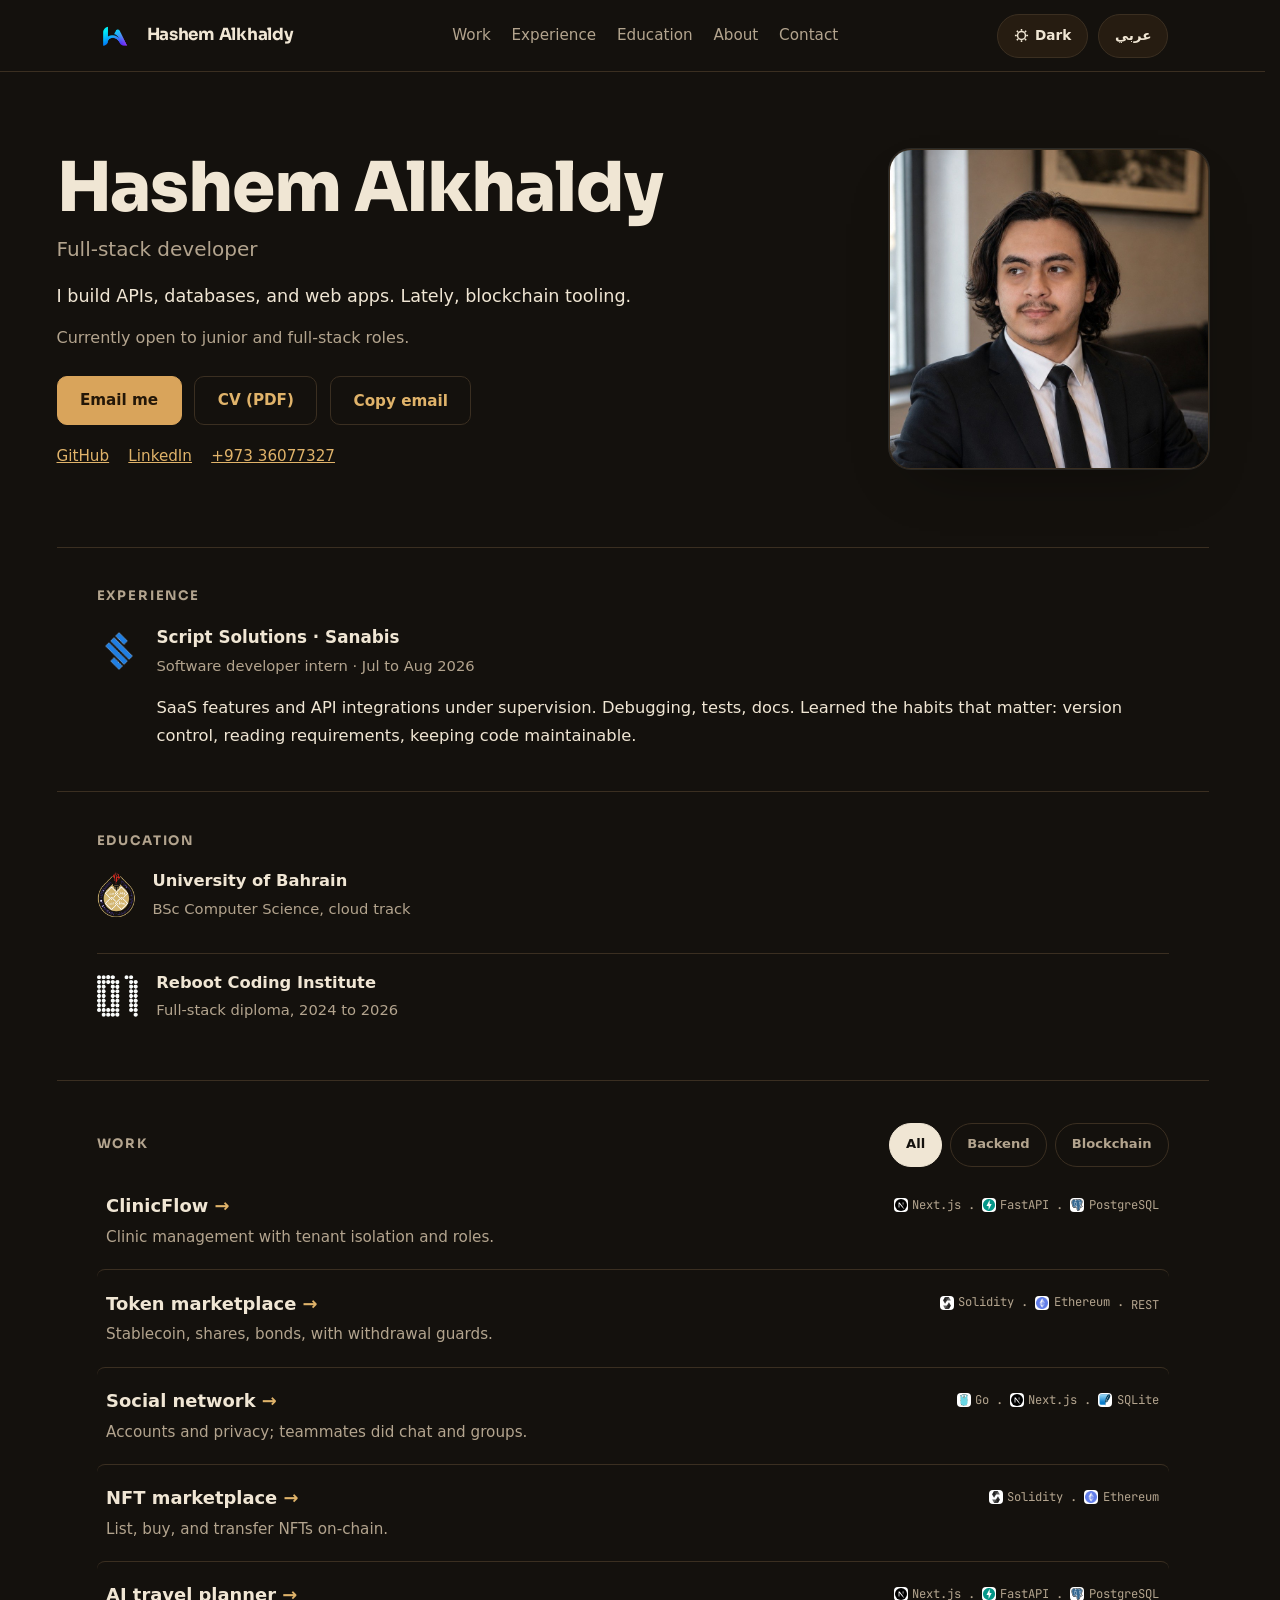
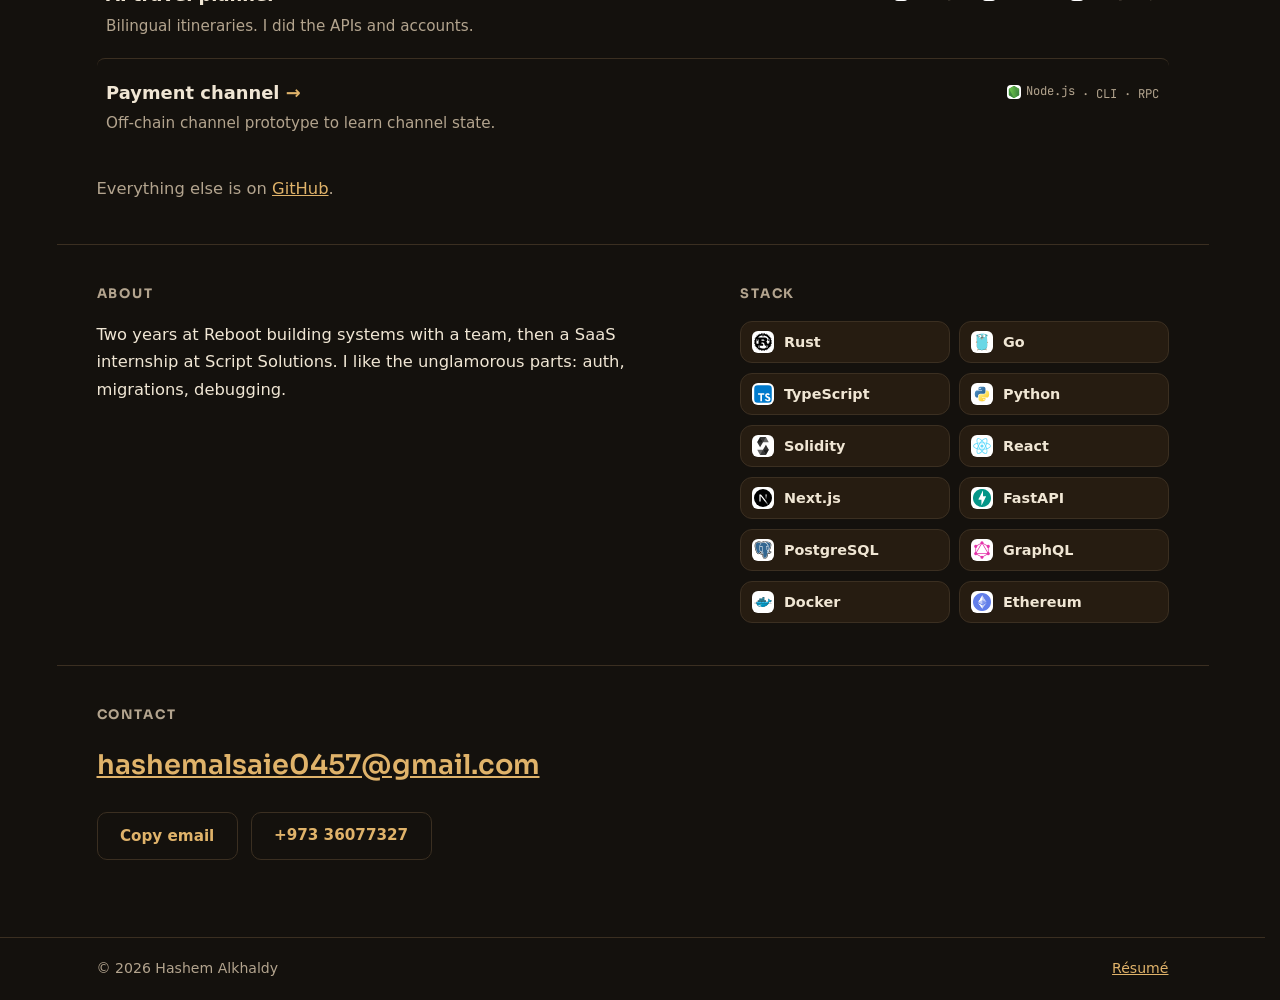
<file: index.html>
<!DOCTYPE html>
<html lang="en" dir="ltr" data-theme="dark">
<head>
  <meta charset="utf-8">
  <meta name="viewport" content="width=device-width, initial-scale=1">
  <meta name="theme-color" content="#14110D">
  <meta name="color-scheme" content="light dark">
  <title>Hashem Alkhaldy · Full-stack developer</title>
  <meta name="description" content="Hashem Alkhaldy, full-stack developer in Bahrain. APIs, databases, blockchain tooling.">
  <link rel="canonical" href="https://hadrawer.github.io/portfolio/">
  <meta property="og:type" content="website">
  <meta property="og:title" content="Hashem Alkhaldy · Full-stack developer">
  <meta property="og:description" content="Full-stack developer in Bahrain. APIs, databases, blockchain tooling.">
  <meta property="og:url" content="https://hadrawer.github.io/portfolio/">
  <meta property="og:image" content="https://hadrawer.github.io/portfolio/assets/images/profile-mobile.jpg">
  <script>
    try {
      var t = localStorage.getItem("theme");
      if (!t) t = "dark";
      document.documentElement.setAttribute("data-theme", t);
    } catch (e) {}
  </script>
  <link rel="icon" type="image/png" href="favicon.png">
  <link rel="apple-touch-icon" href="favicon.png">
  <link rel="preconnect" href="https://fonts.googleapis.com">
  <link rel="preconnect" href="https://fonts.gstatic.com" crossorigin>
  <link href="https://fonts.googleapis.com/css2?family=Sora:wght@400;600;700;800&family=IBM+Plex+Sans+Arabic:wght@400;500;700&family=JetBrains+Mono:wght@400;500&display=swap" rel="stylesheet">
  <link rel="stylesheet" href="styles.css">
</head>
<body>
  <header class="top">
    <div class="wrap top-in">
      <a class="name brand" href="#top"><img class="brand-logo logo-dark" src="assets/images/Logo.png" alt="H logo" width="34" height="34"><img class="brand-logo logo-light" src="assets/images/Logo-black.png" alt="H logo" width="34" height="34">Hashem Alkhaldy</a>
      <nav class="links-inline" aria-label="Sections">
        <a href="#work" data-i18n="nav.work">Work</a>
        <a href="#exp" data-i18n="nav.exp">Experience</a>
        <a href="#education" data-i18n="nav.edu">Education</a>
        <a href="#about" data-i18n="nav.about">About</a>
        <a href="#contact" data-i18n="nav.contact">Contact</a>
      </nav>
      <div class="toggles">
        <button id="themeToggle" class="chip" type="button" aria-label="Toggle theme">
          <svg width="15" height="15" viewBox="0 0 16 16" fill="none" stroke="currentColor" stroke-width="1.6" aria-hidden="true"><circle cx="8" cy="8" r="4.2"/><path d="M8 1v2M8 13v2M1 8h2M13 8h2M3 3l1.4 1.4M11.6 11.6L13 13M13 3l-1.4 1.4M4.4 11.6L3 13"/></svg>
          <span data-i18n="ui.theme">Dark</span>
        </button>
        <button id="langToggle" class="chip" type="button">عربي</button>
      </div>
    </div>
  </header>

  <main id="top">
    <section class="wrap hero">
      <div class="hero-text">
        <h1 data-i18n="hero.name">Hashem Alkhaldy</h1>
        <p class="role" data-i18n="hero.role">Full-stack developer</p>
        <p class="lede" data-i18n="hero.lede">I build APIs, databases, and web apps. Lately, blockchain tooling.</p>
        <p class="lede sub" data-i18n="hero.lede2">Currently open to junior and full-stack roles.</p>
        <p class="row">
          <a class="btn" href="mailto:hashemalsaie0457@gmail.com" data-i18n="hero.email">Email me</a>
          <a class="btn ghost" href="assets/resume/Hashem_Alkhaldy_CV.pdf" data-i18n="hero.cv">CV (PDF)</a>
          <button class="btn ghost" id="copyEmail" type="button" data-i18n="hero.copy">Copy email</button>
        </p>
        <p class="links">
          <a href="https://github.com/HADrawer">GitHub</a>
          <a href="https://www.linkedin.com/in/hashem-alsaie-8a0215244/">LinkedIn</a>
          <a href="tel:+97336077327">+973 36077327</a>
        </p>
      </div>
      <div class="hero-art" id="heroArt">
        <img class="portrait" src="assets/images/profile-mobile.jpg" alt="Portrait of Hashem Alkhaldy" width="900" height="900">
      </div>
    </section>

    <section class="wrap" id="exp">
      <h2 data-i18n="exp.title">Experience</h2>
      <div class="exp-head rv">
        <img src="assets/images/script-mark.png" alt="Script mark" width="44" height="44">
        <div>
          <strong data-i18n="exp.company">Script Solutions · Sanabis</strong>
          <span data-i18n="exp.role">Software developer intern · Jul to Aug 2026</span>
        </div>
      </div>
      <p class="rv" data-i18n="exp.p1">SaaS features and API integrations under supervision. Debugging, tests, docs. Learned the habits that matter: version control, reading requirements, keeping code maintainable.</p>
    </section>

    <section class="wrap" id="education">
      <h2 data-i18n="edu.title">Education</h2>
      <ul class="edu">
        <li class="rv">
          <img src="assets/images/uob-logo.png" alt="University of Bahrain logo" width="40" height="48" loading="lazy">
          <div><strong data-i18n="edu.uob">University of Bahrain</strong><span data-i18n="edu.uobd">BSc Computer Science, cloud track</span></div>
        </li>
        <li class="rv">
          <img class="mark" src="assets/images/reboot-01.png" alt="01 mark" width="36" height="37" loading="lazy">
          <div><strong data-i18n="edu.rb">Reboot Coding Institute</strong><span data-i18n="edu.rbd">Full-stack diploma, 2024 to 2026</span></div>
        </li>
      </ul>
    </section>

    <section class="wrap" id="work">
      <div class="sec-head">
        <h2 data-i18n="work.title">Work</h2>
        <div class="filters" role="group" aria-label="Filter projects">
          <button class="fchip on" data-filter="all" data-i18n="work.all">All</button>
          <button class="fchip" data-filter="backend" data-i18n="work.backend">Backend</button>
          <button class="fchip" data-filter="chain" data-i18n="work.chain">Blockchain</button>
        </div>
      </div>
      <ul class="jobs">
        <li class="rv" data-tags="backend">
          <a href="https://github.com/HADrawer/ClinicFlow">ClinicFlow <span class="arrow" aria-hidden="true">→</span></a>
          <span class="stack"><span><img src="assets/images/tech-nextjs.svg" alt="" width="14" height="14" loading="lazy">Next.js</span> · <span><img src="assets/images/tech-fastapi.svg" alt="" width="14" height="14" loading="lazy">FastAPI</span> · <span><img src="assets/images/tech-postgresql.svg" alt="" width="14" height="14" loading="lazy">PostgreSQL</span></span>
          <span class="note" data-i18n="work.p1">Clinic management with tenant isolation and roles.</span>
        </li>
        <li class="rv" data-tags="chain">
          <a href="https://github.com/HADrawer/financial-instruments">Token marketplace <span class="arrow" aria-hidden="true">→</span></a>
          <span class="stack"><span><img src="assets/images/tech-solidity.svg" alt="" width="14" height="14" loading="lazy">Solidity</span> · <span><img src="assets/images/tech-ethereum.png" alt="" width="14" height="14" loading="lazy">Ethereum</span> · REST</span>
          <span class="note" data-i18n="work.p2">Stablecoin, shares, bonds, with withdrawal guards.</span>
        </li>
        <li class="rv" data-tags="backend">
          <a href="https://github.com/HADrawer/social-network">Social network <span class="arrow" aria-hidden="true">→</span></a>
          <p class="stack"><span><img src="assets/images/tech-go.svg" alt="" width="14" height="14" loading="lazy">Go</span> · <span><img src="assets/images/tech-nextjs.svg" alt="" width="14" height="14" loading="lazy">Next.js</span> · <span><img src="assets/images/tech-sqlite.svg" alt="" width="14" height="14" loading="lazy">SQLite</span></p>
          <span class="note" data-i18n="work.p3">Accounts and privacy; teammates did chat and groups.</span>
        </li>
        <li class="rv" data-tags="chain">
          <a href="https://github.com/HADrawer/nft-marketplace">NFT marketplace <span class="arrow" aria-hidden="true">→</span></a>
          <span class="stack"><span><img src="assets/images/tech-solidity.svg" alt="" width="14" height="14" loading="lazy">Solidity</span> · <span><img src="assets/images/tech-ethereum.png" alt="" width="14" height="14" loading="lazy">Ethereum</span></span>
          <span class="note" data-i18n="work.p4">List, buy, and transfer NFTs on-chain.</span>
        </li>
        <li class="rv" data-tags="backend">
          <a href="https://github.com/HADrawer/AI-Travel-Itinerary-Planner">AI travel planner <span class="arrow" aria-hidden="true">→</span></a>
          <span class="stack"><span><img src="assets/images/tech-nextjs.svg" alt="" width="14" height="14" loading="lazy">Next.js</span> · <span><img src="assets/images/tech-fastapi.svg" alt="" width="14" height="14" loading="lazy">FastAPI</span> · <span><img src="assets/images/tech-postgresql.svg" alt="" width="14" height="14" loading="lazy">PostgreSQL</span></span>
          <span class="note" data-i18n="work.p5">Bilingual itineraries. I did the APIs and accounts.</span>
        </li>
        <li class="rv" data-tags="chain">
          <a href="https://github.com/HADrawer/Payment-Channel">Payment channel <span class="arrow" aria-hidden="true">→</span></a>
          <span class="stack"><span><img src="assets/images/tech-nodejs.svg" alt="" width="14" height="14" loading="lazy">Node.js</span> · CLI · RPC</span>
          <span class="note" data-i18n="work.p6">Off-chain channel prototype to learn channel state.</span>
        </li>
      </ul>
      <p class="more"><span data-i18n="work.more">Everything else is on</span> <a href="https://github.com/HADrawer?tab=repositories">GitHub</a>.</p>
    </section>

    <section class="wrap cols">
      <div class="rv" id="about">
        <h2 data-i18n="about.title">About</h2>
        <p data-i18n="about.p1">Two years at Reboot building systems with a team, then a SaaS internship at Script Solutions. I like the unglamorous parts: auth, migrations, debugging.</p>
      </div>
      <div class="rv" id="stack">
        <h2 data-i18n="stack.title">Stack</h2>
        <ul class="tech">
          <li><img src="assets/images/tech-rust.svg" alt="" width="22" height="22" loading="lazy">Rust</li>
          <li><img src="assets/images/tech-go.svg" alt="" width="22" height="22" loading="lazy">Go</li>
          <li><img src="assets/images/tech-typescript.svg" alt="" width="22" height="22" loading="lazy">TypeScript</li>
          <li><img src="assets/images/tech-python.svg" alt="" width="22" height="22" loading="lazy">Python</li>
          <li><img src="assets/images/tech-solidity.svg" alt="" width="22" height="22" loading="lazy">Solidity</li>
          <li><img src="assets/images/tech-react.svg" alt="" width="22" height="22" loading="lazy">React</li>
          <li><img src="assets/images/tech-nextjs.svg" alt="" width="22" height="22" loading="lazy">Next.js</li>
          <li><img src="assets/images/tech-fastapi.svg" alt="" width="22" height="22" loading="lazy">FastAPI</li>
          <li><img src="assets/images/tech-postgresql.svg" alt="" width="22" height="22" loading="lazy">PostgreSQL</li>
          <li><img src="assets/images/tech-graphql.svg" alt="" width="22" height="22" loading="lazy">GraphQL</li>
          <li><img src="assets/images/tech-docker.svg" alt="" width="22" height="22" loading="lazy">Docker</li>
          <li><img src="assets/images/tech-ethereum.png" alt="" width="22" height="22" loading="lazy">Ethereum</li>
        </ul>
      </div>
    </section>

    <section class="wrap" id="contact">
      <h2 data-i18n="contact.title">Contact</h2>
      <p><a class="big" href="mailto:hashemalsaie0457@gmail.com">hashemalsaie0457@gmail.com</a></p>
      <p class="row">
        <button class="btn ghost" id="copyEmail2" type="button" data-i18n="hero.copy">Copy email</button>
        <a class="btn ghost" href="tel:+97336077327">+973 36077327</a>
      </p>
    </section>
  </main>

  <footer>
    <div class="wrap foot-in">
      <p>© <span id="year">2026</span> Hashem Alkhaldy</p>
      <p><a href="resume.html" data-i18n="footer.resume">Résumé</a></p>
    </div>
  </footer>

  <script src="script.js"></script>
</body>
</html>
</file>
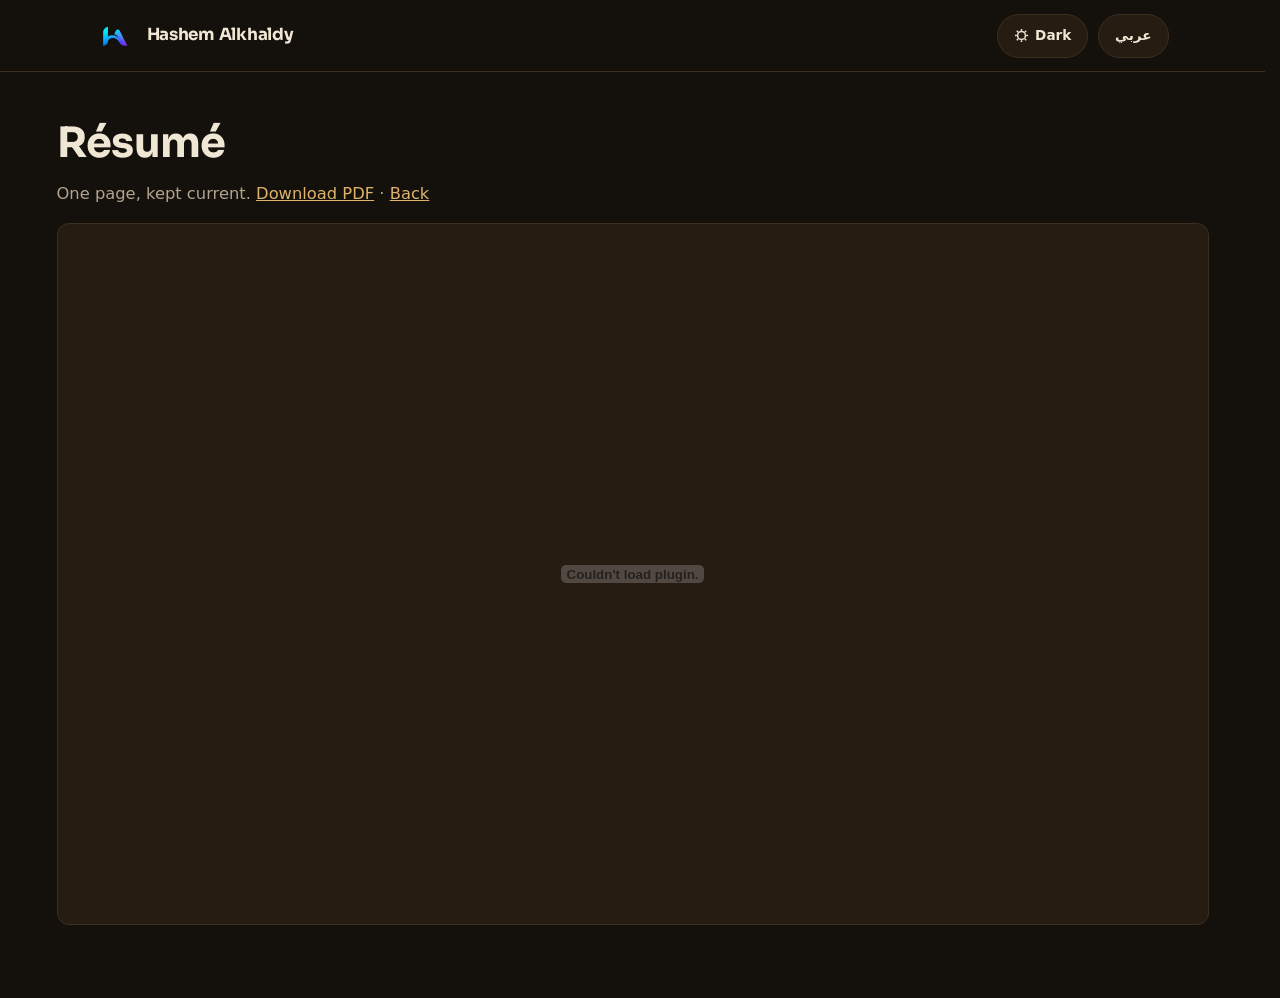
<file: resume.html>
<!DOCTYPE html>
<html lang="en" dir="ltr" data-theme="dark">
<head>
  <meta charset="utf-8">
  <meta name="viewport" content="width=device-width, initial-scale=1">
  <meta name="theme-color" content="#14110D">
  <meta name="color-scheme" content="light dark">
  <title>Résumé · Hashem Alkhaldy</title>
  <meta name="description" content="Download Hashem Alkhaldy's CV as PDF.">
  <script>
    try {
      var t = localStorage.getItem("theme");
      if (!t) t = "dark";
      document.documentElement.setAttribute("data-theme", t);
    } catch (e) {}
  </script>
  <link rel="icon" type="image/png" href="favicon.png">
  <link rel="apple-touch-icon" href="favicon.png">
  <link rel="preconnect" href="https://fonts.googleapis.com">
  <link rel="preconnect" href="https://fonts.gstatic.com" crossorigin>
  <link href="https://fonts.googleapis.com/css2?family=Sora:wght@400;600;700&family=IBM+Plex+Sans+Arabic:wght@400;500;700&family=JetBrains+Mono:wght@400;500&display=swap" rel="stylesheet">
  <link rel="stylesheet" href="styles.css">
  <style>
    .resume-box { padding: 3rem 0 4rem; }
    .resume-box h1 { font-size: clamp(1.9rem, 5vw, 2.6rem); margin-bottom: .8rem; }
    .resume-box p { margin-bottom: 1rem; color: var(--muted); }
    embed { width: 100%; height: 78vh; border: 1px solid var(--line); border-radius: 12px; background: var(--surface); }
  </style>
</head>
<body>
  <header class="top">
    <div class="wrap top-in">
      <a class="name brand" href="index.html"><img class="brand-logo logo-dark" src="assets/images/Logo.png" alt="H logo" width="34" height="34"><img class="brand-logo logo-light" src="assets/images/Logo-black.png" alt="H logo" width="34" height="34">Hashem Alkhaldy</a>
      <div class="toggles">
        <button id="themeToggle" class="chip" type="button" aria-label="Toggle theme">
          <svg width="15" height="15" viewBox="0 0 16 16" fill="none" stroke="currentColor" stroke-width="1.6" aria-hidden="true"><circle cx="8" cy="8" r="4.2"/><path d="M8 1v2M8 13v2M1 8h2M13 8h2M3 3l1.4 1.4M11.6 11.6L13 13M13 3l-1.4 1.4M4.4 11.6L3 13"/></svg>
          <span data-i18n="ui.theme">Dark</span>
        </button>
        <button id="langToggle" class="chip" type="button">عربي</button>
      </div>
    </div>
  </header>
  <main class="wrap resume-box">
    <h1 data-i18n="resume.title">Résumé</h1>
    <p><span data-i18n="resume.p">One page, kept current.</span> <a href="assets/resume/Hashem_Alkhaldy_CV.pdf" download data-i18n="resume.download">Download PDF</a> · <a href="index.html" data-i18n="resume.back">Back</a></p>
    <embed src="assets/resume/Hashem_Alkhaldy_CV.pdf" type="application/pdf" title="Hashem Alkhaldy CV">
  </main>
  <script src="script.js"></script>
</body>
</html>
</file>
<file: styles.css>
:root {
  --bg: #F0E6D2;
  --surface: #FAF4E8;
  --ink: #2B2117;
  --muted: #655646;
  --line: #DCD0B6;
  --signal: #7A4E1F;
  --signal-ink: #6B4218;
  --card: #FFFFFF;
}

[data-theme="dark"] {
  --bg: #14110D;
  --surface: #261C11;
  --ink: #F0E6D4;
  --muted: #B3A48E;
  --line: #3B2F21;
  --signal: #D9A45B;
  --signal-ink: #E0B36A;
  --card: #1D1914;
}

* { box-sizing: border-box; margin: 0; padding: 0; }

html { scroll-behavior: smooth; scrollbar-gutter: stable; }

body {
  background: var(--bg);
  color: var(--ink);
  font-family: system-ui, -apple-system, "Segoe UI", "IBM Plex Sans Arabic", sans-serif;
  font-size: 1.02rem;
  line-height: 1.7;
  -webkit-font-smoothing: antialiased;
}

h1, h2, .name {
  font-family: "Sora", "IBM Plex Sans Arabic", system-ui, sans-serif;
  line-height: 1.12;
  letter-spacing: -0.015em;
  text-wrap: balance;
}
p { text-wrap: pretty; }

a { color: var(--signal-ink); }
a:hover { color: var(--signal); }

.wrap { max-width: 72rem; margin-inline: auto; padding-inline: clamp(1.2rem, 4vw, 2.5rem); }

/* header */
.top { border-bottom: 1px solid var(--line); }
.top-in { display: flex; align-items: center; justify-content: space-between; gap: 1rem; padding-block: 0.85rem; }
.name { font-weight: 700; font-size: 1.05rem; color: var(--ink); text-decoration: none; }
.brand { display: inline-flex; align-items: center; gap: 1rem; }
.brand-logo { height: 34px; width: 34px; border-radius: 9px; }
.logo-light { display: none; }
[data-theme="light"] .logo-light { display: block; }
[data-theme="light"] .logo-dark { display: none; }
.links-inline { display: flex; gap: 1.3rem; }
.links-inline a { color: var(--muted); text-decoration: none; font-size: 0.95rem; font-weight: 500; }
.links-inline a:hover { color: var(--ink); }
.toggles { display: flex; gap: 0.6rem; }
.chip {
  font: inherit;
  font-size: 0.85rem;
  font-weight: 600;
  display: inline-flex;
  align-items: center;
  gap: 0.4rem;
  background: var(--surface);
  color: var(--ink);
  border: 1px solid var(--line);
  border-radius: 999px;
  padding: 0.45rem 1rem;
  cursor: pointer;
  min-height: 44px;
  transition-property: border-color, color;
  transition-duration: 0.15s;
}
.chip:hover { border-color: var(--signal); color: var(--signal-ink); }
.chip:active { transform: scale(0.96); }

/* hero — full width grid */
.hero {
  display: grid;
  grid-template-columns: minmax(0, 1.2fr) minmax(0, 0.8fr);
  gap: clamp(2rem, 5vw, 4rem);
  align-items: center;
  padding: clamp(2.5rem, 6vw, 5rem) 0;
}
.kicker {
  font-family: "JetBrains Mono", ui-monospace, monospace;
  font-size: 0.82rem;
  color: var(--signal-ink);
  margin-bottom: 0.7rem;
}
.hero h1 { font-size: clamp(2.6rem, 6.5vw, 4.3rem); font-weight: 800; margin-bottom: 0.4rem; }
.role { font-size: 1.25rem; color: var(--muted); margin-bottom: 1rem; }
.lede { font-size: 1.1rem; max-width: 36rem; margin-bottom: 0.7rem; }
.lede.sub { font-size: 1rem; color: var(--muted); margin-bottom: 1.6rem; }
.row { display: flex; flex-wrap: wrap; gap: 0.8rem; margin-bottom: 1.2rem; }
.btn {
  display: inline-flex;
  align-items: center;
  text-decoration: none;
  font-weight: 600;
  font-size: 0.95rem;
  font-family: inherit;
  background: var(--signal);
  color: #FFF8EC;
  border: 1px solid var(--signal);
  border-radius: 10px;
  padding: 0.65rem 1.4rem;
  min-height: 44px;
  cursor: pointer;
  transition-property: transform, filter;
  transition-duration: 0.15s;
}
[data-theme="dark"] .btn { color: #241708; }
.btn:hover { filter: none; background: #6B4218; border-color: #6B4218; color: #FFF8EC; }
[data-theme="dark"] .btn:hover { background: #E8C07E; border-color: #E8C07E; color: #241708; }
.btn:active { transform: scale(0.96); }
.btn.ghost { background: transparent; color: var(--signal-ink); border-color: var(--line); }
.btn.ghost:hover { border-color: var(--signal); color: var(--signal-ink); }
.links { display: flex; flex-wrap: wrap; gap: 0.4rem 1.2rem; font-size: 0.95rem; }

.hero-art { justify-self: end; text-align: center; will-change: transform; }
.portrait {
  width: min(320px, 80vw);
  height: 320px;
  object-fit: contain;
  object-position: center;
  background: var(--surface);
  border-radius: 22px;
  outline: 1px solid oklch(0 0 0 / 0.1);
  border: 1px solid var(--line);
  box-shadow: 0 24px 60px -30px rgba(0, 0, 0, 0.45);
  display: block;
  background: var(--surface);
}
[data-theme="dark"] .portrait { outline: 1px solid oklch(1 0 0 / 0.1); }
.caption { margin-top: 0.7rem; font-size: 0.8rem; color: var(--muted); }

/* sections */
main section { padding: 2.6rem 0; border-top: 1px solid var(--line); }
.hero { border-top: none; }
main h2 {
  font-size: 0.82rem;
  font-weight: 700;
  text-transform: uppercase;
  letter-spacing: 0.14em;
  color: var(--muted);
  margin-bottom: 1.2rem;
}
[dir="rtl"] main h2 { letter-spacing: 0; }

.sec-head { display: flex; align-items: center; justify-content: space-between; flex-wrap: wrap; gap: 0.8rem; margin-bottom: 0.4rem; }
.sec-head h2 { margin-bottom: 0; }
.filters { display: flex; gap: 0.5rem; }
.fchip {
  font: inherit;
  font-size: 0.82rem;
  font-weight: 600;
  background: transparent;
  color: var(--muted);
  border: 1px solid var(--line);
  border-radius: 999px;
  padding: 0.4rem 1rem;
  cursor: pointer;
  min-height: 44px;
  transition-property: color, border-color, background;
  transition-duration: 0.15s;
}
.fchip:hover { color: var(--ink); border-color: var(--signal); }
.fchip.on { background: var(--ink); border-color: var(--ink); color: var(--bg); }
.fchip:active { transform: scale(0.96); }

/* work list */
.jobs { list-style: none; }
.jobs li {
  display: grid;
  grid-template-columns: minmax(0, 1fr) auto;
  gap: 0.2rem 1.5rem;
  align-items: baseline;
  padding: 1.15rem 0.6rem;
  border-top: 1px solid var(--line);
  border-radius: 8px;
  transition-property: background, padding-inline-start;
  transition-duration: 0.18s;
}
.jobs li:first-child { border-top: none; }
.jobs li:hover { background: var(--surface); }
.jobs li.hide { display: none; }
.jobs a { font-weight: 600; font-size: 1.12rem; text-decoration: none; color: var(--ink); }
.jobs a:hover { color: var(--signal-ink); }
.jobs a .arrow { display: inline-block; transition: transform 0.18s ease; color: var(--signal-ink); }
.jobs a:hover .arrow { transform: translateX(5px); }
[dir="rtl"] .jobs a:hover .arrow { transform: translateX(-5px) scaleX(-1); }
[dir="rtl"] .jobs a .arrow { display: inline-block; transform: scaleX(-1); }
.stack {
  display: block;
  font-family: "JetBrains Mono", ui-monospace, monospace;
  font-size: 0.76rem;
  color: var(--muted);
  margin-top: 0.15rem;
}
.stack span { display: inline-flex; align-items: center; gap: 0.28rem; }
.stack span img { width: 14px; height: 14px; background: #fff; border-radius: 4px; padding: 1px; }
.note { display: block; grid-column: 1 / -1; color: var(--muted); font-size: 0.95rem; }
.more { margin-top: 1.2rem; color: var(--muted); }

/* two-col */
.cols { display: grid; grid-template-columns: minmax(0, 1.15fr) minmax(0, 0.85fr); gap: clamp(2rem, 5vw, 4rem); }
.mono {
  font-family: "JetBrains Mono", ui-monospace, monospace;
  font-size: 0.88rem;
  line-height: 2;
  color: var(--muted);
  font-variant-numeric: tabular-nums;
}
#about p { margin-bottom: 0.9rem; }
.muted { color: var(--muted); font-size: 0.95rem; }

/* experience */
.exp-head { display: flex; align-items: center; gap: 1rem; margin-bottom: 0.9rem; }
.exp-head strong { display: block; font-size: 1.05rem; }
.exp-head span { color: var(--muted); font-size: 0.92rem; }
.exp-head img { height: 44px; width: auto; flex: none; }
#exp .exp-head + p { margin-inline-start: calc(44px + 1rem); }

/* education */
.edu { list-style: none; display: grid; gap: 1rem; }
.edu li {
  display: flex;
  align-items: center;
  gap: 1rem;
  padding: 0.9rem 0;
  border-top: 1px solid var(--line);
}
.edu li:first-child { border-top: none; padding-top: 0; }
.edu li img { height: 48px; width: auto; flex: none; }
.edu img.mark { height: 42px; }
[data-theme="light"] .edu img.mark {
  background: #221610;
  border-radius: 10px;
  padding: 5px 8px;
}
.edu strong { display: block; font-size: 1.02rem; }
.edu span { color: var(--muted); font-size: 0.92rem; }

/* stack */
.tech { list-style: none; display: grid; grid-template-columns: repeat(auto-fill, minmax(150px, 1fr)); gap: 0.6rem; }
.tech li {
  display: flex;
  align-items: center;
  gap: 0.6rem;
  background: var(--surface);
  border: 1px solid var(--line);
  border-radius: 12px;
  padding: 0.5rem 0.7rem;
  font-size: 0.9rem;
  font-weight: 600;
}
.tech img { width: 22px; height: 22px; background: #fff; border-radius: 6px; padding: 2px; flex: none; }

/* contact */
#contact .row { margin-top: 1.5rem; }
.big {
  font-family: "Sora", "IBM Plex Sans Arabic", sans-serif;
  font-size: clamp(1.2rem, 3.4vw, 1.7rem);
  font-weight: 600;
  overflow-wrap: anywhere;
}

/* footer */
footer { border-top: 1px solid var(--line); margin-top: 1rem; }
.foot-in {
  display: flex;
  justify-content: space-between;
  flex-wrap: wrap;
  gap: 0.4rem;
  padding-block: 1.2rem;
  color: var(--muted);
  font-size: 0.88rem;
}

/* reveal — fail-safe: visible without JS */
.js .rv { opacity: 0; transform: translateY(18px); transition: opacity 0.55s ease, transform 0.55s cubic-bezier(0.22, 1, 0.36, 1); }
.js .rv.in { opacity: 1; transform: none; }

:focus-visible { outline: 2px solid var(--signal); outline-offset: 3px; }

@media (max-width: 860px) {
  .hero { grid-template-columns: minmax(0, 1fr); }
  .hero-art { justify-self: start; }
  .cols { grid-template-columns: minmax(0, 1fr); }
  .jobs li { grid-template-columns: minmax(0, 1fr); }
  .stack { text-align: start; }
}
@media (max-width: 600px) {
  .links-inline { display: none; }
  .wrap { padding-inline: 1.7rem; }
  .hero-art {
    order: -1;
    justify-self: center;
    width: 224px;
    height: 224px;
    border-radius: 50%;
    overflow: hidden;
    background: var(--surface);
    border: 1px solid var(--line);
  }
  .portrait {
    width: 100%;
    height: 100%;
    aspect-ratio: auto;
    border-radius: 50%;
    object-fit: cover;
    object-position: center 8%;
    transform: none;
    border: none;
    box-shadow: none;
    outline: none;
  }
}

@media (prefers-reduced-motion: reduce) {
  html { scroll-behavior: auto; }
  .js .rv { opacity: 1; transform: none; transition: none; }
  .btn, .jobs li, .jobs a .arrow, .chip, .fchip { transition: none; }
}
</file>
